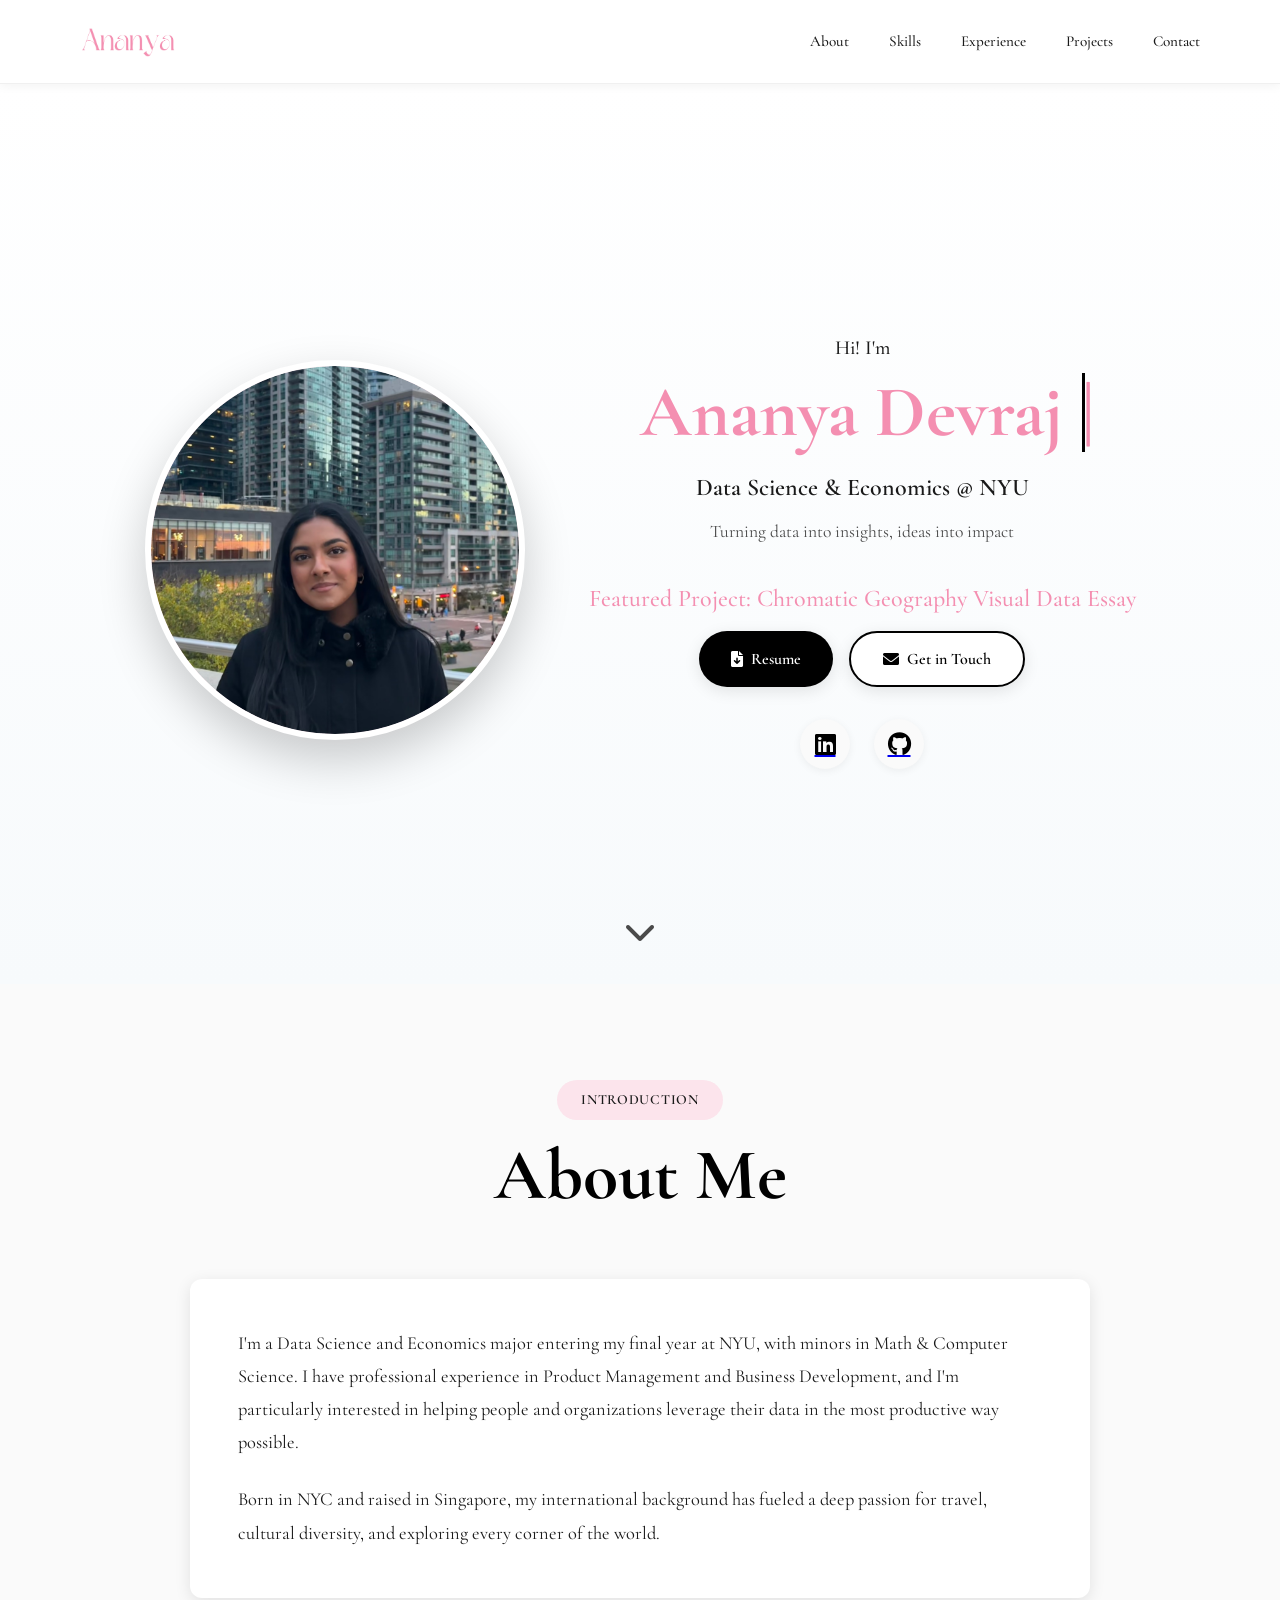
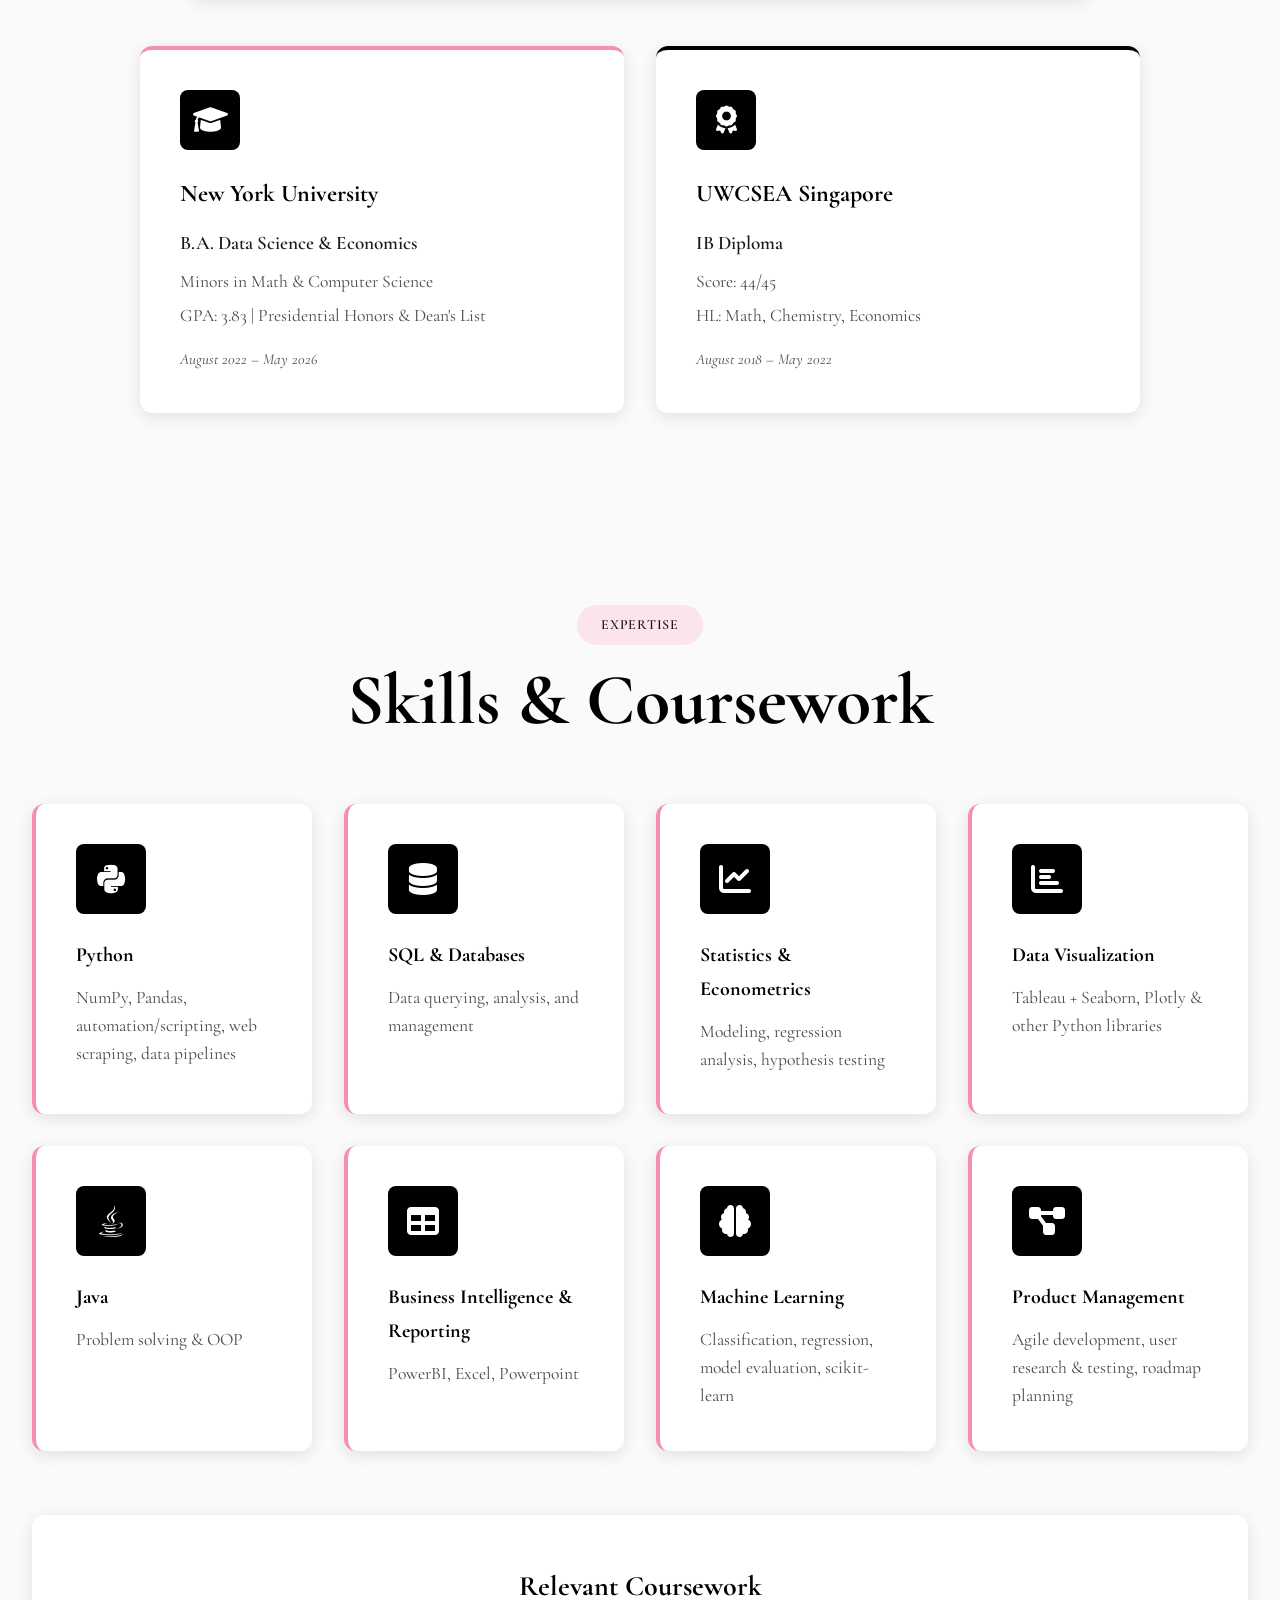
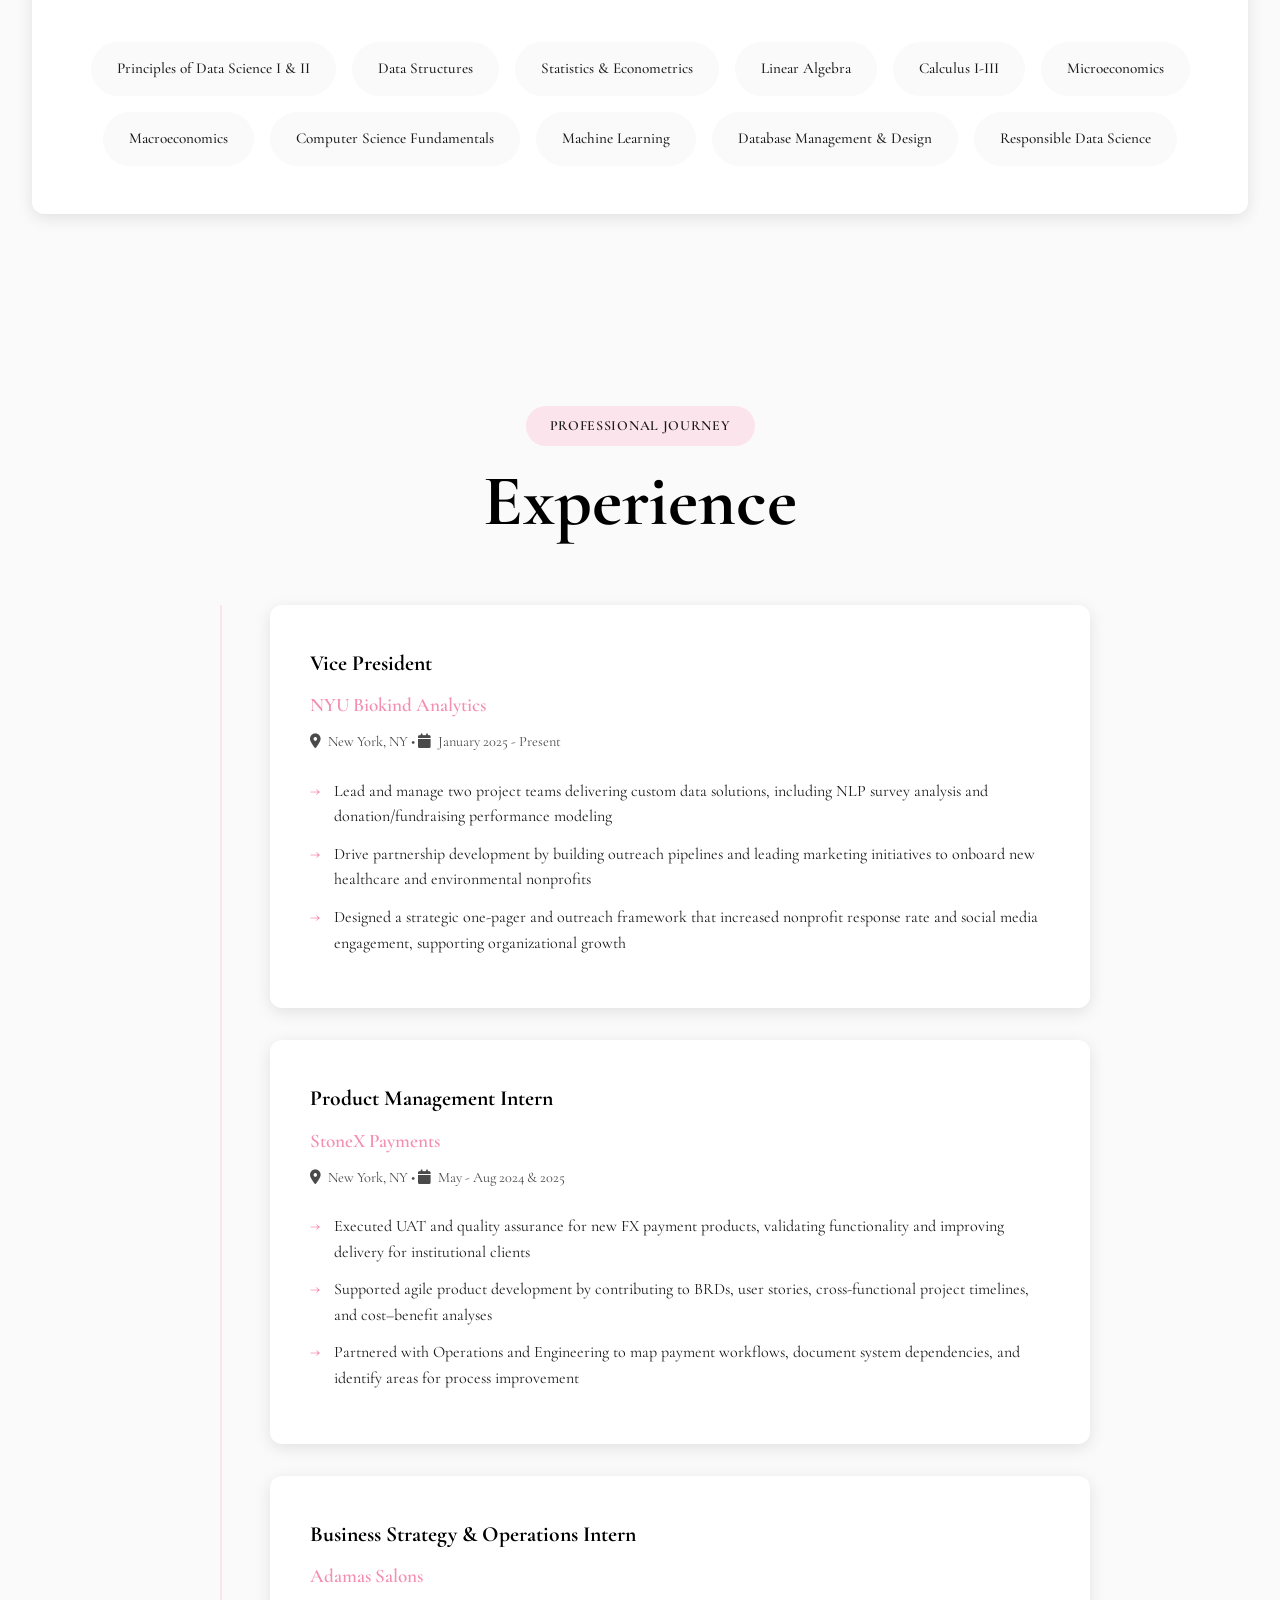
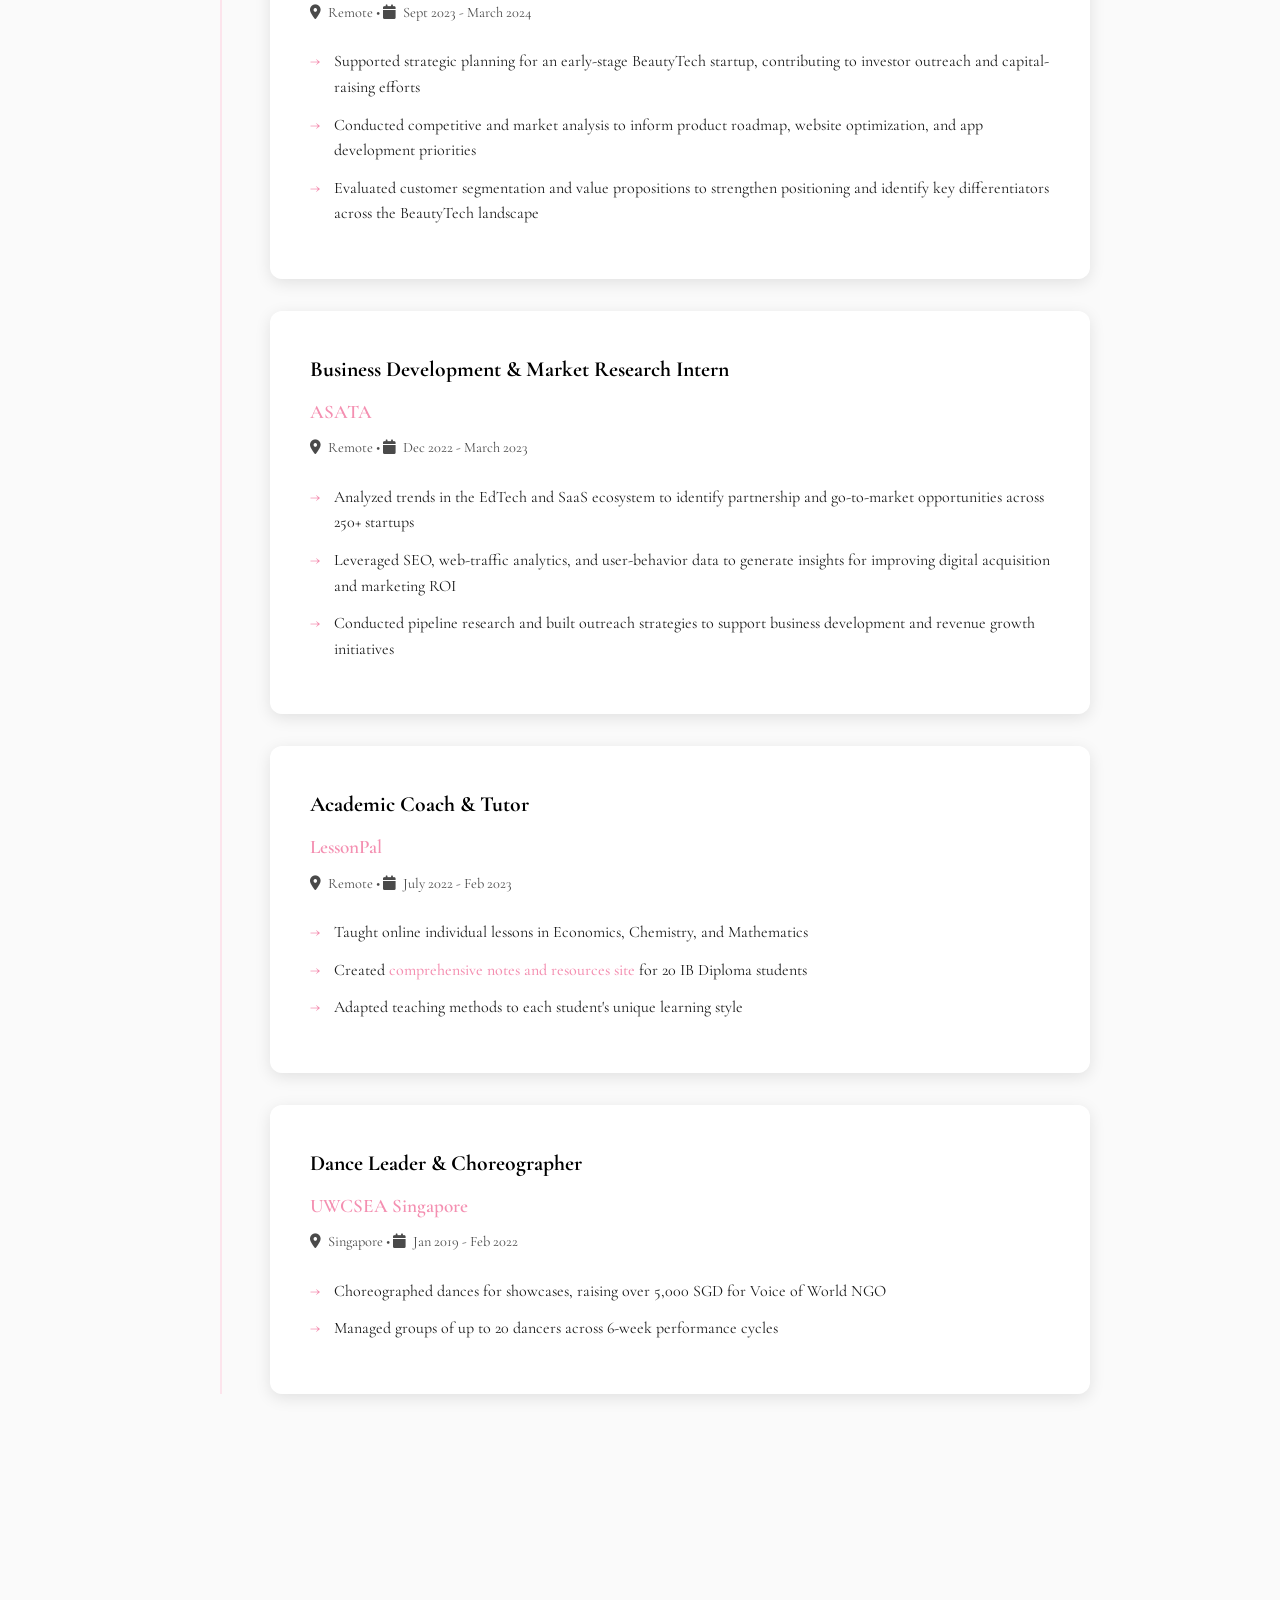
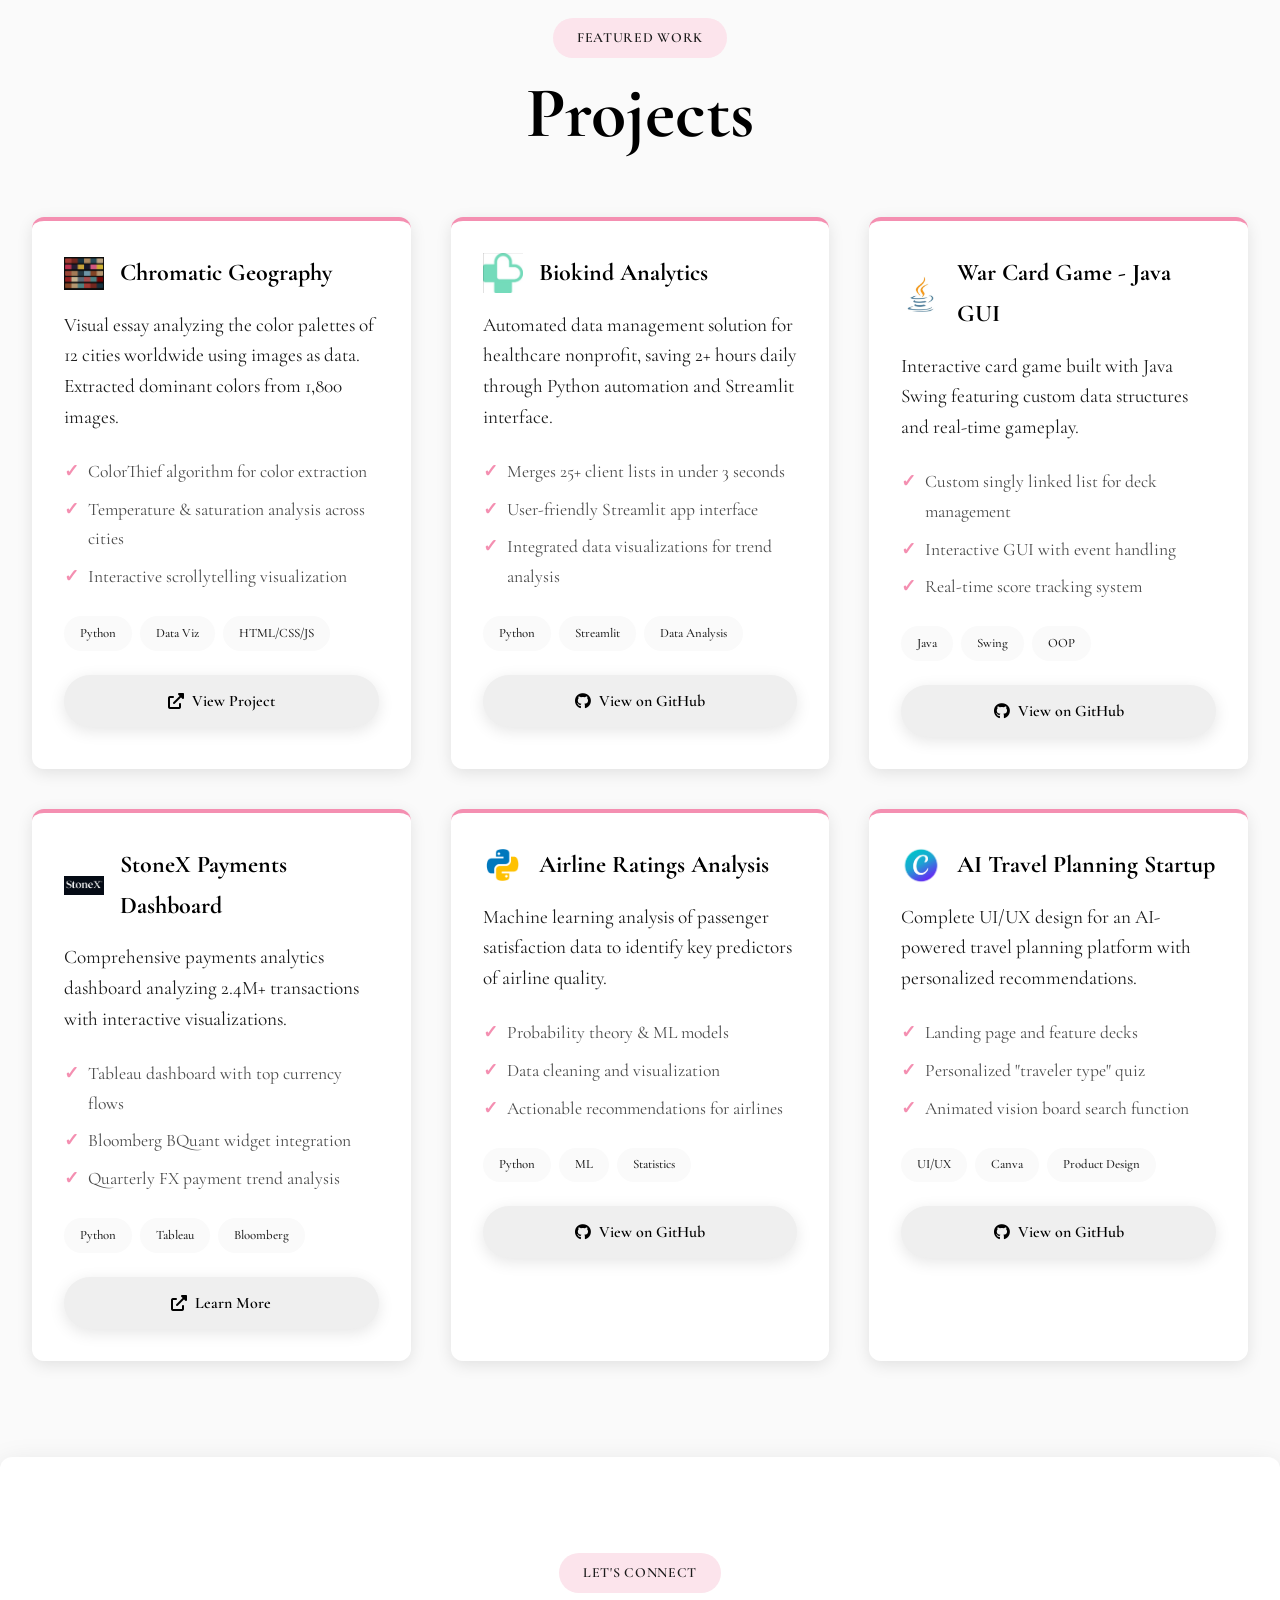
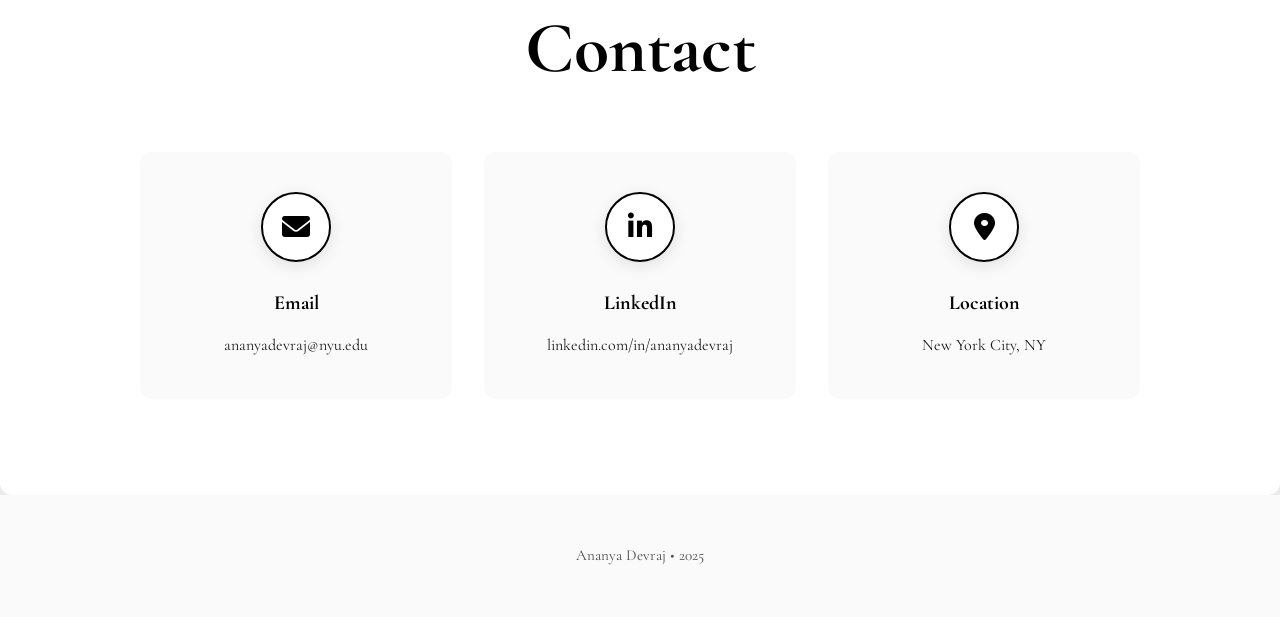
<file: index.html>
<!DOCTYPE html>
<html lang="en">
<head>
    <meta charset="UTF-8">
    <meta name="viewport" content="width=device-width, initial-scale=1.0">
    <title>Ananya Devraj - Portfolio</title>
    <link rel="stylesheet" href="./style.css">
    <link rel="stylesheet" href="./mediaqueries.css">
    <link rel="stylesheet" href="https://cdnjs.cloudflare.com/ajax/libs/font-awesome/6.0.0/css/all.min.css">
    <link rel="icon" type="image/png" href="./assets/favicon.png">
</head>
<body>

    <nav id="desktop-nav">
        <div class="logo">
            <img src="./assets/ananya-logo.png" alt="Ananya" class="logo-image"/>
        </div>
        <div>
            <ul class="nav-links">
                <li><a href="#about">About</a></li>
                <li><a href="#skills_coursework">Skills</a></li>
                <li><a href="#experience">Experience</a></li>
                <li><a href="#projects">Projects</a></li>
                <li><a href="#contact">Contact</a></li>
            </ul>
        </div>
    </nav>
    
    <nav id="hamburgernav">
        <div class="logo">
            <img src="./assets/ananya-logo.png" alt="Ananya" class="logo-image"/>
        </div>
        <div class="hamburgermenu">
            <div class="hamburgericon" onclick="toggleMenu()">
                <span></span>
                <span></span>
                <span></span>
            </div>
            <div class="menulinks">
                <li><a href="#about" onclick="toggleMenu()">About</a></li>
                <li><a href="#skills_coursework" onclick="toggleMenu()">Skills</a></li>
                <li><a href="#experience" onclick="toggleMenu()">Experience</a></li>
                <li><a href="#projects" onclick="toggleMenu()">Projects</a></li>
                <li><a href="#contact" onclick="toggleMenu()">Contact</a></li>
            </div>
        </div>
    </nav>

    <section id="profile">
        <div class="profile-content">
            <div class="section_pic-container">
                <img src="./assets/profile.png" alt="Ananya Devraj Profile Picture"/>
            </div>
            <div class="section_text">
                <p class="section_text_p1">Hi! I'm</p>
                <h1 class="title">
                    <span class="typewriter" id="typewriter"></span>
                    <span class="cursor">|</span>
                </h1>
                <p class="section_text_p2">Data Science & Economics @ NYU</p>
                <p class="section_text_p3">Turning data into insights, ideas into impact</p>
                <a href="https://ananyadevraj.github.io/chromatic_geography/" target="_blank" class="featured-project-link">
                    Featured Project: Chromatic Geography Visual Data Essay
                </a>
                <div class="btn-container">
                    <button class="btn btn-color-1" onclick="window.open('./assets/resume.pdf')">
                        <i class="fas fa-file-download"></i> Resume
                    </button>
                    <button class="btn btn-color-2" onclick="location.href='./#contact'">
                        <i class="fas fa-envelope"></i> Get in Touch
                    </button>
                </div>
                <div id="socials-container">
                    <a href="https://linkedin.com/in/ananyadevraj/" target="_blank" class="social-link">
                        <i class="fab fa-linkedin social-icon"></i>
                    </a>
                    <a href="https://github.com/ananyadevraj/" target="_blank" class="social-link">
                        <i class="fab fa-github social-icon"></i>
                    </a>
                </div>
            </div>
        </div>
        <div class="scroll-indicator">
            <i class="fas fa-chevron-down"></i>
        </div>
    </section>

    <section id="about">
        <div class="section-header">
            <span class="section-tag">Introduction</span>
            <h1 class="title">About Me</h1>
        </div>
        <div class="about-container">
            <div class="about-text">
                <p>
                    I'm a Data Science and Economics major entering my final year at NYU, with minors in Math & Computer Science. I have professional experience in Product Management and Business Development, and I'm particularly interested in helping people and organizations leverage their data in the most productive way possible.
                </p>
                <p>
                    Born in NYC and raised in Singapore, my international background has fueled a deep passion for travel, cultural diversity, and exploring every corner of the world.
                </p>
            </div>
        </div>

        <div class="education-container">
            <div class="education-card">
                <div class="education-icon-wrapper">
                    <i class="fas fa-graduation-cap"></i>
                </div>
                <h3>New York University</h3>
                <p class="degree">B.A. Data Science & Economics</p>
                <p class="details">Minors in Math & Computer Science</p>
                <p class="details">GPA: 3.83 | Presidential Honors & Dean's List</p>
                <p class="date">August 2022 – May 2026</p>
            </div>

            <div class="education-card">
                <div class="education-icon-wrapper">
                    <i class="fas fa-award"></i>
                </div>
                <h3>UWCSEA Singapore</h3>
                <p class="degree">IB Diploma</p>
                <p class="details">Score: 44/45</p>
                <p class="details">HL: Math, Chemistry, Economics</p>
                <p class="date">August 2018 – May 2022</p>
            </div>
        </div>
    </section>

    <section id="skills_coursework">
        <div class="section-header">
            <span class="section-tag">Expertise</span>
            <h1 class="title">Skills & Coursework</h1>
        </div>
        
        <div class="skills-grid">
            <div class="skill-card">
                <div class="skill-icon">
                    <i class="fab fa-python"></i>
                </div>
                <h3>Python</h3>
                <p>NumPy, Pandas, automation/scripting, web scraping, data pipelines</p>
            </div>

            <div class="skill-card" >
                <div class="skill-icon">
                    <i class="fas fa-database"></i>
                </div>
                <h3>SQL & Databases</h3>
                <p>Data querying, analysis, and management</p>
            </div>

            <div class="skill-card" >
                <div class="skill-icon">
                    <i class="fas fa-chart-line"></i>
                </div>
                <h3>Statistics & Econometrics</h3>
                <p>Modeling, regression analysis, hypothesis testing</p>
            </div>

            <div class="skill-card" >
                <div class="skill-icon">
                    <i class="fas fa-chart-bar"></i>
                </div>
                <h3>Data Visualization</h3>
                <p>Tableau + Seaborn, Plotly & other Python libraries</p>
            </div>

            <div class="skill-card" >
                <div class="skill-icon">
                    <i class="fab fa-java"></i>
                </div>
                <h3>Java</h3>
                <p>Problem solving & OOP</p>
            </div>

            <div class="skill-card" >
                <div class="skill-icon">
                    <i class="fas fa-table"></i>
                </div>
                <h3>Business Intelligence & Reporting</h3>
                <p>PowerBI, Excel, Powerpoint</p>
            </div>
            <div class="skill-card">
    <div class="skill-icon">
        <i class="fas fa-brain"></i>
    </div>
    <h3>Machine Learning</h3>
    <p>Classification, regression, model evaluation, scikit-learn</p>
</div>

<div class="skill-card">
    <div class="skill-icon">
        <i class="fas fa-project-diagram"></i>
    </div>
    <h3>Product Management</h3>
    <p>Agile development, user research & testing, roadmap planning</p>
</div>
        </div>

        <div class="coursework-section">
            <h2 class="coursework-title">Relevant Coursework</h2>
            <div class="coursework-tags">
                <span class="course-tag">Principles of Data Science I & II</span>
                <span class="course-tag">Data Structures</span>
                <span class="course-tag">Statistics & Econometrics</span>
                <span class="course-tag">Linear Algebra</span>
                <span class="course-tag">Calculus I-III</span>
                <span class="course-tag">Microeconomics</span>
                <span class="course-tag">Macroeconomics</span>
                <span class="course-tag">Computer Science Fundamentals</span>
                <span class="course-tag">Machine Learning</span>
                <span class="course-tag">Database Management & Design</span>
                <span class="course-tag">Responsible Data Science</span>
            </div>
        </div>
    </section>

    <section id="experience">
        <div class="section-header">
            <span class="section-tag">Professional Journey</span>
            <h1 class="title">Experience</h1>
        </div>

        <div class="timeline">
            <div class="experience-card">
                <div class="experience-header">
                    <div class="experience-title-group">
                        <h3>Vice President</h3>
                        <p class="company">NYU Biokind Analytics</p>
                        <p class="location-date">
                            <i class="fas fa-map-marker-alt"></i> New York, NY  •  
                            <i class="fas fa-calendar"></i> January 2025 - Present
                        </p>
                    </div>
                </div>
                <ul class="experience-list">
                    <li>Lead and manage two project teams delivering custom data solutions, including NLP survey analysis and donation/fundraising performance modeling</li>
                    <li>Drive partnership development by building outreach pipelines and leading marketing initiatives to onboard new healthcare and environmental nonprofits</li>
                    <li>Designed a strategic one-pager and outreach framework that increased nonprofit response rate and social media engagement, supporting organizational growth</li>
                </ul>
            </div>

            <div class="experience-card">
                <div class="experience-header">
                    <div class="experience-title-group">
                        <h3>Product Management Intern</h3>
                        <p class="company">StoneX Payments</p>
                        <p class="location-date">
                            <i class="fas fa-map-marker-alt"></i> New York, NY  •  
                            <i class="fas fa-calendar"></i> May - Aug 2024 & 2025
                        </p>
                    </div>
                </div>
                <ul class="experience-list">
                    <li>Executed UAT and quality assurance for new FX payment products, validating functionality and improving delivery for institutional clients</li>
                    <li>Supported agile product development by contributing to BRDs, user stories, cross-functional project timelines, and cost–benefit analyses</li>
                    <li>Partnered with Operations and Engineering to map payment workflows, document system dependencies, and identify areas for process improvement</li>
                </ul>
            </div>

            <div class="experience-card">
                <div class="experience-header">
                    <div class="experience-title-group">
                        <h3>Business Strategy & Operations Intern</h3>
                        <p class="company">Adamas Salons</p>
                        <p class="location-date">
                            <i class="fas fa-map-marker-alt"></i> Remote  •  
                            <i class="fas fa-calendar"></i> Sept 2023 - March 2024
                        </p>
                    </div>
                </div>
                <ul class="experience-list">
                    <li>Supported strategic planning for an early-stage BeautyTech startup, contributing to investor outreach and capital-raising efforts</li>
                    <li>Conducted competitive and market analysis to inform product roadmap, website optimization, and app development priorities</li>
                    <li>Evaluated customer segmentation and value propositions to strengthen positioning and identify key differentiators across the BeautyTech landscape</li>
                </ul>
            </div>

            <div class="experience-card">
                <div class="experience-header">
                    <div class="experience-title-group">
                        <h3>Business Development & Market Research Intern</h3>
                        <p class="company">ASATA</p>
                        <p class="location-date">
                            <i class="fas fa-map-marker-alt"></i> Remote  •  
                            <i class="fas fa-calendar"></i> Dec 2022 - March 2023
                        </p>
                    </div>
                </div>
                <ul class="experience-list">
                    <li>Analyzed trends in the EdTech and SaaS ecosystem to identify partnership and go-to-market opportunities across 250+ startups</li>
                    <li>Leveraged SEO, web-traffic analytics, and user-behavior data to generate insights for improving digital acquisition and marketing ROI</li>
                    <li>Conducted pipeline research and built outreach strategies to support business development and revenue growth initiatives</li>
                </ul>
            </div>

            <div class="experience-card">
                <div class="experience-header">
                    <div class="experience-title-group">
                        <h3>Academic Coach & Tutor</h3>
                        <p class="company">LessonPal</p>
                        <p class="location-date">
                            <i class="fas fa-map-marker-alt"></i> Remote  •  
                            <i class="fas fa-calendar"></i> July 2022 - Feb 2023
                        </p>
                    </div>
                </div>
                <ul class="experience-list">
                    <li>Taught online individual lessons in Economics, Chemistry, and Mathematics</li>
                    <li>Created <a href="https://ananyasnotes.notion.site/dac488cbfb0144b6a37ce72c1f108817?v=66609fb7fe054059a4d435a022057919" target="_blank">comprehensive notes and resources site</a> for 20 IB Diploma students</li>
                    <li>Adapted teaching methods to each student's unique learning style</li>
                </ul>
            </div>

            <div class="experience-card">
                <div class="experience-header">
                    <div class="experience-title-group">
                        <h3>Dance Leader & Choreographer</h3>
                        <p class="company">UWCSEA Singapore</p>
                        <p class="location-date">
                            <i class="fas fa-map-marker-alt"></i> Singapore  •  
                            <i class="fas fa-calendar"></i> Jan 2019 - Feb 2022
                        </p>
                    </div>
                </div>
                <ul class="experience-list">
                    <li>Choreographed dances for showcases, raising over 5,000 SGD for Voice of World NGO</li>
                    <li>Managed groups of up to 20 dancers across 6-week performance cycles</li>
                </ul>
            </div>
        </div>
    </section>

    <section id="projects">
        <div class="section-header">
            <span class="section-tag">Featured Work</span>
            <h1 class="title">Projects</h1>
        </div>

        <div class="projects-grid">
            <div class = "project-card">
                    <div class="project-content">
        <div class="project-title-wrapper">
            <div style="width: 40px; height: 40px; border-radius: 8px; display: flex; align-items: center; justify-content: center;">
                <img src="./assets/chromatic.png" alt="Chromatic Geography" class="project-logo"/>
            </div>
            <h3>Chromatic Geography</h3>
        </div>
        <p class="project-description">Visual essay analyzing the color palettes of 12 cities worldwide using images as data. Extracted dominant colors from 1,800 images.</p>
        <ul class="project-highlights">
            <li>ColorThief algorithm for color extraction</li>
            <li>Temperature & saturation analysis across cities</li>
            <li>Interactive scrollytelling visualization</li>
        </ul>
        <div class="project-tags">
            <span class="tag">Python</span>
            <span class="tag">Data Viz</span>
            <span class="tag">HTML/CSS/JS</span>
        </div>
        <button class="btn project-btn" onclick="window.open('https://ananyadevraj.github.io/chromatic_geography/')">
            <i class="fas fa-external-link-alt"></i> View Project
        </button>
    </div>
            </div>
            <div class="project-card">
                <div class="project-content">
                    <div class="project-title-wrapper">
                        <img src="./assets/biokind.png" alt="Biokind" class="project-logo"/>
                        <h3>Biokind Analytics</h3>
                    </div>
                    <p class="project-description">Automated data management solution for healthcare nonprofit, saving 2+ hours daily through Python automation and Streamlit interface.</p>
                    <ul class="project-highlights">
                        <li>Merges 25+ client lists in under 3 seconds</li>
                        <li>User-friendly Streamlit app interface</li>
                        <li>Integrated data visualizations for trend analysis</li>
                    </ul>
                    <div class="project-tags">
                        <span class="tag">Python</span>
                        <span class="tag">Streamlit</span>
                        <span class="tag">Data Analysis</span>
                    </div>
                    <button class="btn project-btn" onclick="window.open('https://github.com/ananyadevraj/script_example')">
                        <i class="fab fa-github"></i> View on GitHub
                    </button>
                </div>
            </div>

            <div class="project-card">
                <div class="project-content">
                    <div class="project-title-wrapper">
                        <img src="./assets/java.png" alt="Java" class="project-logo"/>
                        <h3>War Card Game - Java GUI</h3>
                    </div>
                    <p class="project-description">Interactive card game built with Java Swing featuring custom data structures and real-time gameplay.</p>
                    <ul class="project-highlights">
                        <li>Custom singly linked list for deck management</li>
                        <li>Interactive GUI with event handling</li>
                        <li>Real-time score tracking system</li>
                    </ul>
                    <div class="project-tags">
                        <span class="tag">Java</span>
                        <span class="tag">Swing</span>
                        <span class="tag">OOP</span>
                    </div>
                    <button class="btn project-btn" onclick="window.open('https://github.com/ananyadevraj/java_project')">
                        <i class="fab fa-github"></i> View on GitHub
                    </button>
                </div>
            </div>

            <div class="project-card">
                <div class="project-content">
                    <div class="project-title-wrapper">
                        <img src="./assets/stonex.png" alt="StoneX" class="project-logo"/>
                        <h3>StoneX Payments Dashboard</h3>
                    </div>
                    <p class="project-description">Comprehensive payments analytics dashboard analyzing 2.4M+ transactions with interactive visualizations.</p>
                    <ul class="project-highlights">
                        <li>Tableau dashboard with top currency flows</li>
                        <li>Bloomberg BQuant widget integration</li>
                        <li>Quarterly FX payment trend analysis</li>
                    </ul>
                    <div class="project-tags">
                        <span class="tag">Python</span>
                        <span class="tag">Tableau</span>
                        <span class="tag">Bloomberg</span>
                    </div>
                    <button class="btn project-btn" onclick="window.open('https://www.stonex.com/en/payments/')">
                        <i class="fas fa-external-link-alt"></i> Learn More
                    </button>
                </div>
            </div>

            <div class="project-card">
                <div class="project-content">
                    <div class="project-title-wrapper">
                        <img src="./assets/python.png" alt="Python" class="project-logo"/>
                        <h3>Airline Ratings Analysis</h3>
                    </div>
                    <p class="project-description">Machine learning analysis of passenger satisfaction data to identify key predictors of airline quality.</p>
                    <ul class="project-highlights">
                        <li>Probability theory & ML models</li>
                        <li>Data cleaning and visualization</li>
                        <li>Actionable recommendations for airlines</li>
                    </ul>
                    <div class="project-tags">
                        <span class="tag">Python</span>
                        <span class="tag">ML</span>
                        <span class="tag">Statistics</span>
                    </div>
                    <button class="btn project-btn" onclick="window.open('https://github.com/ananyadevraj/project-1')">
                        <i class="fab fa-github"></i> View on GitHub
                    </button>
                </div>
            </div>

            <div class="project-card">
                <div class="project-content">
                    <div class="project-title-wrapper">
                        <img src="./assets/canva.png" alt="Canva" class="project-logo"/>
                        <h3>AI Travel Planning Startup</h3>
                    </div>
                    <p class="project-description">Complete UI/UX design for an AI-powered travel planning platform with personalized recommendations.</p>
                    <ul class="project-highlights">
                        <li>Landing page and feature decks</li>
                        <li>Personalized "traveler type" quiz</li>
                        <li>Animated vision board search function</li>
                    </ul>
                    <div class="project-tags">
                        <span class="tag">UI/UX</span>
                        <span class="tag">Canva</span>
                        <span class="tag">Product Design</span>
                    </div>
                    <button class="btn project-btn" onclick="window.open('https://github.com/ananyadevraj/travel')">
                        <i class="fab fa-github"></i> View on GitHub
                    </button>
                </div>
            </div>
        </div>
    </section>

    <section id="contact">
        <div class="section-header">
            <span class="section-tag">Let's Connect</span>
            <h1 class="title">Contact</h1>
        </div>        
        <div class="contact-grid">
            <a href="mailto:ananyadevraj@nyu.edu" class="contact-card">
                <div class="contact-icon-wrapper" style="background: white;">
                    <i class="fas fa-envelope"></i>
                </div>
                <h3>Email</h3>
                <p>ananyadevraj@nyu.edu</p>
            </a>

            <a href="https://linkedin.com/in/ananyadevraj" target="_blank" class="contact-card">
                <div class="contact-icon-wrapper" style="background: white;">
                    <i class="fab fa-linkedin-in"></i>
                </div>
                <h3>LinkedIn</h3>
                <p>linkedin.com/in/ananyadevraj</p>
            </a>

            <div class="contact-card">
                <div class="contact-icon-wrapper" style="background: white;">
                    <i class="fas fa-map-marker-alt"></i>
                </div>
                <h3>Location</h3>
                <p>New York City, NY</p>
            </div>
        </div>
    </section>

    <footer>
        <p> Ananya Devraj • 2025</p>
    </footer>

    <script src="script.js"></script>
    <script>
        // Typewriter effect
        const text = "Ananya";
        const typewriter = document.getElementById('typewriter');
        let i = 0;

        function typeWriter() {
            if (i < text.length) {
                typewriter.innerHTML += text.charAt(i);
                i++;
                setTimeout(typeWriter, 100);
            }
        }

        // Start typewriter when page loads
        window.addEventListener('load', () => {
            setTimeout(typeWriter, 500);
        });

        // Hamburger menu toggle
        function toggleMenu() {
            const menu = document.querySelector(".menulinks");
            const icon = document.querySelector(".hamburgericon");
            menu.classList.toggle("open");
            icon.classList.toggle("open");
        }

        // Scroll animations
        const observerOptions = {
            threshold: 0.1,
            rootMargin: '0px 0px -100px 0px'
        };

        const observer = new IntersectionObserver((entries) => {
            entries.forEach(entry => {
                if (entry.isIntersecting) {
                    entry.target.classList.add('fade-in');
                }
            });
        }, observerOptions);

        document.querySelectorAll('.skill-card, .project-card, .experience-card, .education-card, .contact-card').forEach(el => {
            observer.observe(el);
        });
    </script>
</body>
</html>
</file>
<file: style.css>
@import url('https://fonts.googleapis.com/css2?family=Cormorant+Garamond:ital,wght@0,300;0,400;0,500;0,600;0,700;1,300;1,400;1,600&display=swap');

:root {
    --primary-gradient: linear-gradient(135deg, #d81b60 0%, #ad1457 100%);
    --secondary-gradient: linear-gradient(135deg, #f06292 0%, #e91e63 100%);
    --accent-gradient: linear-gradient(135deg, #ec407a 0%, #c2185b 100%);
    --black: #000000;
    --dark-gray: #1a1a1a;
    --pink: #d81b60;
    --pink-light: #f48fb1;
    --pink-lighter: #fce4ec;
    --white: #ffffff;
    --off-white: #fafafa;
    
    --text-primary: #000000;
    --text-secondary: #1a1a1a;
    --text-light: #4a4a4a;
    --bg-primary: #ffffff;
    --bg-secondary: #fafafa;
    --bg-tertiary: #fce4ec;
    
    --shadow-sm: 0 2px 8px rgba(0, 0, 0, 0.06);
    --shadow-md: 0 4px 16px rgba(0, 0, 0, 0.1);
    --shadow-lg: 0 12px 32px rgba(0, 0, 0, 0.15);
    --shadow-xl: 0 20px 48px rgba(0, 0, 0, 0.2);
    
    --border-radius: 8px;
    --border-radius-lg: 12px;
    
    --transition: all 0.3s cubic-bezier(0.4, 0, 0.2, 1);
}

* {
    margin: 0;
    padding: 0;
    box-sizing: border-box;
}
.featured-project-link {
    display: inline-block;
    color: var(--pink-light);
    font-size: 1.5rem;
    font-weight: 500;
    text-decoration: none;
    margin-bottom: 0.7rem;
    transition: var(--transition);
}

.featured-project-link:hover {
    color: var(--pink);
}
html {
    scroll-behavior: smooth;
}

body {
    font-family: 'Cormorant Garamond', Georgia, 'Times New Roman', serif;
    background: var(--bg-secondary);
    color: var(--text-primary);
    line-height: 1.7;
    overflow-x: hidden;
}

/* Decorative Stickers - Removed for cleaner look */

/* Navigation */
nav {
    display: flex;
    justify-content: space-between;
    align-items: center;
    padding: 1.5rem 5rem;
    background: var(--white);
    border-bottom: 1px solid #f0f0f0;
    position: sticky;
    top: 0;
    z-index: 1000;
    transition: var(--transition);
}

.logo {
    font-size: 1.75rem;
    font-weight: 700;
    color: var(--black);
    cursor: pointer;
    transition: var(--transition);
    display: flex;
    align-items: center;
}

.logo-image {
    height: 35px;
    width: auto;
    transition: var(--transition);
}

.logo:hover .logo-image {
    transform: scale(1.05);
}

.nav-links {
    display: flex;
    gap: 2.5rem;
    list-style: none;
}

.nav-links a {
    color: var(--text-secondary);
    text-decoration: none;
    font-weight: 500;
    font-size: 0.95rem;
    position: relative;
    transition: var(--transition);
}

.nav-links a::after {
    content: '';
    position: absolute;
    bottom: -5px;
    left: 0;
    width: 0;
    height: 2px;
    background: var(--pink-light);
    transition: width 0.3s ease;
}

.nav-links a:hover {
    color: var(--pink-light);
}

.nav-links a:hover::after {
    width: 100%;
}

/* Hamburger Menu */
#hamburgernav {
    display: none;
}

.hamburgermenu {
    position: relative;
}

.hamburgericon {
    display: flex;
    flex-direction: column;
    justify-content: space-between;
    height: 20px;
    width: 28px;
    cursor: pointer;
}

.hamburgericon span {
    width: 100%;
    height: 3px;
    background: var(--text-primary);
    border-radius: 2px;
    transition: var(--transition);
}

.hamburgericon.open span:first-child {
    transform: rotate(45deg) translate(7px, 7px);
}

.hamburgericon.open span:nth-child(2) {
    opacity: 0;
}

.hamburgericon.open span:last-child {
    transform: rotate(-45deg) translate(7px, -7px);
}

.menulinks {
    position: absolute;
    top: 100%;
    right: 0;
    background: white;
    border-radius: var(--border-radius);
    box-shadow: var(--shadow-lg);
    max-height: 0;
    overflow: hidden;
    transition: var(--transition);
    margin-top: 1rem;
}

.menulinks.open {
    max-height: 400px;
}

.menulinks li {
    list-style: none;
}

.menulinks a {
    display: block;
    padding: 1rem 2rem;
    color: var(--text-secondary);
    text-decoration: none;
    font-weight: 500;
    transition: var(--transition);
}

.menulinks a:hover {
    background: var(--bg-secondary);
    color: var(--text-primary);
}

/* Profile Section */
#profile {
    min-height: 100vh;
    display: flex;
    flex-direction: column;
    justify-content: center;
    align-items: center;
    padding: 4rem 2rem 2rem;
    background: linear-gradient(180deg, #ffffff 0%, #f7fafc 100%);
    position: relative;
}

.profile-content {
    display: flex;
    gap: 4rem;
    align-items: center;
    justify-content: center;
    max-width: 1200px;
    width: 100%;
    margin: 0 auto;
}

.section_pic-container {
    position: relative;
    width: 380px;
    height: 380px;
}

.section_pic-container img {
    width: 100%;
    height: 100%;
    border-radius: 50%;
    object-fit: cover;
    border: 6px solid white;
    box-shadow: var(--shadow-xl);
    background: var(--bg-tertiary);
    opacity: 0;
}
.section_pic-container img.loaded {
    opacity: 1;
    animation: fadeInImage 0.3s ease-in;
}

@keyframes fadeInImage {
    from { opacity: 0; }
    to { opacity: 1; }
}
.section_text {
    max-width: 700px;
    text-align: center;
}

.section_text_p1 {
    font-size: 1.25rem;
    color: var(--text-secondary);
    margin-bottom: 0.5rem;
    font-weight: 500;
}

.title {
    font-size: 4.5rem;
    font-weight: 800;
    margin-bottom: 1rem;
    line-height: 1.1;
    color: var(--text-primary);
}

.typewriter {
    display: inline-block;
    color:var(--pink-light)
}

.cursor {
    display: inline-block;
    width: 3px;
    background: var(--text-primary);
    animation: blink 1s step-end infinite;
    margin-left: 2px;
    color:var(--pink-light)

}

@keyframes blink {
    0%, 50% { opacity: 1; }
    51%, 100% { opacity: 0; }
}

.section_text_p2 {
    font-size: 1.5rem;
    color: var(--text-secondary);
    margin-bottom: 0.5rem;
    font-weight: 600;
}

.section_text_p3 {
    font-size: 1.1rem;
    color: var(--text-light);
    margin-bottom: 2rem;
    font-weight: 400;
}

.btn-container {
    display: flex;
    gap: 1rem;
    margin-bottom: 2rem;
    justify-content: center;
}

.btn {
    padding: 1rem 2rem;
    border-radius: 50px;
    font-weight: 600;
    font-size: 1rem;
    font-family: 'Cormorant Garamond', Georgia, 'Times New Roman', serif;
    border: none;
    cursor: pointer;
    transition: var(--transition);
    display: inline-flex;
    align-items: center;
    gap: 0.5rem;
    box-shadow: var(--shadow-md);
}

.btn:hover {
    transform: translateY(-2px);
    box-shadow: var(--shadow-lg);
}

.btn-color-1 {
    background: var(--black);
    color: white;
}

.btn-color-1:hover {
    background: var(--pink-light);
}

.btn-color-2 {
    background: white;
    color: var(--black);
    border: 2px solid var(--black);
}

.btn-color-2:hover {
    background: var(--black);
    color: white;
}

#socials-container {
    display: flex;
    gap: 1.5rem;
    align-items: center;
    justify-content: center;
}

.social-link {
    width: 50px;
    height: 50px;
    border-radius: 50%;
    background: var(--bg-secondary);
    display: flex;
    align-items: center;
    justify-content: center;
    transition: var(--transition);
    box-shadow: var(--shadow-sm);
}

.social-link:hover {
    transform: translateY(-3px);
    box-shadow: var(--shadow-md);
}

.social-icon {
    font-size: 1.5rem;
    color: var(--text-primary);
    transition: var(--transition);
}

.social-link:hover .social-icon {
    color: var(--pink-light);
}

.scroll-indicator {
    position: absolute;
    bottom: 2rem;
    animation: bounce 2s infinite;
}

.scroll-indicator i {
    font-size: 2rem;
    color: var(--text-light);
}

@keyframes bounce {
    0%, 100% { transform: translateY(0); }
    50% { transform: translateY(10px); }
}

/* Sections */
section {
    padding: 6rem 2rem;
    max-width: 1400px;
    margin: 0 auto;
}

.section-header {
    text-align: center;
    margin-bottom: 4rem;
}

.section-tag {
    display: inline-block;
    padding: 0.5rem 1.5rem;
    background: var(--bg-tertiary);
    border-radius: 50px;
    font-size: 0.875rem;
    font-weight: 600;
    color: var(--text-secondary);
    margin-bottom: 1rem;
    text-transform: uppercase;
    letter-spacing: 0.05em;
}

/* About Section */
.about-container {
    max-width: 900px;
    margin: 0 auto 3rem;
    padding: 3rem;
    background: white;
    border-radius: var(--border-radius-lg);
    box-shadow: var(--shadow-md);
}

.about-text p {
    font-size: 1.15rem;
    line-height: 1.8;
    color: var(--text-secondary);
    margin-bottom: 1.5rem;
}

.about-text p:last-child {
    margin-bottom: 0;
}

.education-container {
    display: grid;
    grid-template-columns: repeat(auto-fit, minmax(300px, 1fr));
    gap: 2rem;
    max-width: 1000px;
    margin: 0 auto;
}

.education-card {
    background: white;
    padding: 2.5rem;
    border-radius: var(--border-radius-lg);
    box-shadow: var(--shadow-md);
    transition: var(--transition);
    border-top: 4px solid transparent;
    opacity: 0;
    transform: translateY(20px);
}

.education-card.fade-in {
    opacity: 1;
    transform: translateY(0);
}

.education-card:nth-child(1) {
    border-top-color: var(--pink-light);
}

.education-card:nth-child(2) {
    border-top-color: var(--black);
}

.education-card:hover {
    transform: translateY(-8px);
    box-shadow: var(--shadow-xl);
}

.education-icon-wrapper {
    width: 60px;
    height: 60px;
    border-radius: var(--border-radius);
    background: var(--black);
    display: flex;
    align-items: center;
    justify-content: center;
    margin-bottom: 1.5rem;
}

.education-icon-wrapper i {
    font-size: 1.75rem;
    color: white;
}

.education-card h3 {
    font-size: 1.5rem;
    margin-bottom: 0.75rem;
    color: var(--text-primary);
}

.education-card .degree {
    font-size: 1.2rem;
    font-weight: 600;
    color: var(--text-secondary);
    margin-bottom: 0.5rem;
}

.education-card .details {
    font-size: 1.1rem;
    color: var(--text-light);
    margin-bottom: 0.25rem;
}

.education-card .date {
    font-size: 0.95rem;
    color: var(--text-light);
    margin-top: 1rem;
    font-style: italic;
}

/* Skills Section */
.skills-grid {
    display: grid;
    grid-template-columns: repeat(auto-fit, minmax(280px, 1fr));
    gap: 2rem;
    margin-bottom: 4rem;
}

.skill-card {
    background: white;
    padding: 2.5rem;
    border-radius: var(--border-radius-lg);
    box-shadow: var(--shadow-md);
    transition: var(--transition);
    border-left: 4px solid var(--pink-light);
    opacity: 0;
    transform: translateY(20px);
}

.skill-card.fade-in {
    opacity: 1;
    transform: translateY(0);
}

.skill-card:hover {
    transform: translateY(-8px);
    box-shadow: var(--shadow-xl);
}

.skill-icon {
    width: 70px;
    height: 70px;
    border-radius: var(--border-radius);
    background: var(--black);
    display: flex;
    align-items: center;
    justify-content: center;
    margin-bottom: 1.5rem;
}

.skill-icon i {
    font-size: 2rem;
    color: white;
}

.skill-card h3 {
    font-size: 1.25rem;
    margin-bottom: 0.75rem;
    color: var(--text-primary);
}

.skill-card p {
    color: var(--text-light);
    line-height: 1.6;
    font-size:1.1rem;
}

.coursework-section {
    background: white;
    padding: 3rem;
    border-radius: var(--border-radius-lg);
    box-shadow: var(--shadow-md);
}

.coursework-title {
    text-align: center;
    font-size: 1.75rem;
    margin-bottom: 2rem;
    color: var(--text-primary);
}

.coursework-tags {
    display: flex;
    flex-wrap: wrap;
    gap: 1rem;
    justify-content: center;
}

.course-tag {
    padding: 0.75rem 1.5rem;
    background: var(--bg-secondary);
    border-radius: 50px;
    font-size: 0.95rem;
    font-weight: 500;
    color: var(--text-secondary);
    transition: var(--transition);
    border: 2px solid transparent;
}

.course-tag:hover {
    background: var(--pink-light);
    color: white;
    transform: translateY(-2px);
}

/* Experience Section */
.timeline {
    max-width: 900px;
    margin: 0 auto;
    position: relative;
}

.timeline::before {
    content: '';
    position: absolute;
    left: 30px;
    top: 0;
    bottom: 0;
    width: 2px;
    background: var(--bg-tertiary);
}

.experience-card {
    background: white;
    padding: 2.5rem;
    border-radius: var(--border-radius-lg);
    box-shadow: var(--shadow-md);
    margin-bottom: 2rem;
    margin-left: 80px;
    transition: var(--transition);
    opacity: 0;
    transform: translateX(20px);
}

.experience-card.fade-in {
    opacity: 1;
    transform: translateX(0);
}

.experience-card:hover {
    transform: translateX(10px);
    box-shadow: var(--shadow-xl);
}

.experience-header {
    margin-bottom: 1.5rem;
}

.company-icon {
    display: none;
}

.experience-title-group h3 {
    font-size: 1.35rem;
    margin-bottom: 0.5rem;
    color: var(--text-primary);
}

.experience-title-group .company {
    font-size: 1.2rem;
    font-weight: 600;
    color: var(--pink-light);
    margin-bottom: 0.5rem;
}

.location-date {
    font-size: 0.9rem;
    color: var(--text-light);
}

.location-date i {
    margin-right: 0.25rem;
}

.experience-list {
    list-style: none;
    padding-left: 0;
}

.experience-list li {
    padding-left: 1.5rem;
    margin-bottom: 0.75rem;
    position: relative;
    color: var(--text-secondary);
    line-height: 1.6;
}

.experience-list li::before {
    content: '→';
    position: absolute;
    left: 0;
    color: var(--pink-light);
    font-weight: bold;
}

.experience-list a {
    color: var(--pink-light);
    text-decoration: none;
    font-weight: 500;
    transition: var(--transition);
}

.experience-list a:hover {
    text-decoration: underline;
}

/* Projects Section */
.projects-grid {
    display: grid;
    grid-template-columns: repeat(auto-fit, minmax(350px, 1fr));
    gap: 2.5rem;
}

.project-card {
    background: white;
    border-radius: var(--border-radius-lg);
    overflow: hidden;
    box-shadow: var(--shadow-md);
    transition: var(--transition);
    border-top: 4px solid var(--pink-light);
    opacity: 0;
    transform: translateY(20px);
}

.project-card.fade-in {
    opacity: 1;
    transform: translateY(0);
}

.project-card:hover {
    transform: translateY(-10px);
    box-shadow: var(--shadow-xl);
}

.project-image {
    width: 100%;
    height: 200px;
    background: var(--pink-lighter);
    display: flex;
    align-items: center;
    justify-content: center;
    padding: 2rem;
}

.project-image img {
    max-width: 80%;
    max-height: 140px;
    object-fit: contain;
}

.project-content {
    padding: 2rem;
}

.project-title-wrapper {
    display: flex;
    align-items: center;
    gap: 1rem;
    margin-bottom: 1rem;
}

.project-logo {
    width: 40px;
    height: 40px;
    object-fit: contain;
    flex-shrink: 0;
}

.project-content h3 {
    font-size: 1.5rem;
    margin: 0;
    color: var(--text-primary);
}

.project-description {
    color: var(--text-secondary);
    margin-bottom: 1.5rem;
    line-height: 1.6;
    font-size:1.2rem;
}

.project-highlights {
    list-style: none;
    margin-bottom: 1.5rem;
    padding: 0;
}

.project-highlights li {
    padding-left: 1.5rem;
    margin-bottom: 0.5rem;
    position: relative;
    color: var(--text-light);
    font-size: 1.1rem;
}

.project-highlights li::before {
    content: '✓';
    position: absolute;
    left: 0;
    color: var(--pink-light);
    font-weight: bold;
}

.project-tags {
    display: flex;
    flex-wrap: wrap;
    gap: 0.5rem;
    margin-bottom: 1.5rem;
}

.tag {
    padding: 0.4rem 1rem;
    background: var(--bg-secondary);
    border-radius: 50px;
    font-size: 0.8rem;
    font-weight: 500;
    color: var(--text-secondary);
}

.project-btn {
    width: 100%;
    justify-content: center;
}
.project-btn i{
   color: black;
}
/* Contact Section */
#contact {
    background: white;
    border-radius: var(--border-radius-lg);
    padding: 6rem 3rem;
    box-shadow: var(--shadow-lg);
}

.contact-intro {
    text-align: center;
    font-size: 1.2rem;
    color: var(--text-secondary);
    margin-bottom: 3rem;
    max-width: 600px;
    margin-left: auto;
    margin-right: auto;
}

.contact-grid {
    display: grid;
    grid-template-columns: repeat(auto-fit, minmax(250px, 1fr));
    gap: 2rem;
    max-width: 1000px;
    margin: 0 auto;
}

.contact-card {
    background: var(--bg-secondary);
    padding: 2.5rem 2rem;
    border-radius: var(--border-radius-lg);
    text-align: center;
    transition: var(--transition);
    text-decoration: none;
    display: block;
    opacity: 0;
    transform: translateY(20px);
}

.contact-card.fade-in {
    opacity: 1;
    transform: translateY(0);
}

.contact-card:hover {
    transform: translateY(-8px);
    box-shadow: var(--shadow-lg);
}

.contact-icon-wrapper {
    width: 70px;
    height: 70px;
    border-radius: 50%;
    margin: 0 auto 1.5rem;
    display: flex;
    align-items: center;
    justify-content: center;
    box-shadow: var(--shadow-md);
    background: var(--white);
    border: 2px solid var(--black);
    transition: var(--transition);
}

.contact-icon-wrapper i {
    font-size: 1.75rem;
    color: var(--black);
    transition: var(--transition);
}

.contact-card:hover .contact-icon-wrapper {
    background: var(--pink);
    border-color: var(--pink);
}

.contact-card:hover .contact-icon-wrapper i {
    color: var(--pink-light);
}

.contact-card h3 {
    font-size: 1.25rem;
    margin-bottom: 0.75rem;
    color: var(--text-primary);
}

.contact-card p {
    color: var(--text-secondary);
    font-size: 1rem;
    word-break: break-word;
}

/* Footer */
footer {
    text-align: center;
    padding: 3rem 2rem;
    background: var(--bg-secondary);
    color: var(--text-light);
    font-size: 0.95rem;
}

/* Animations */
@keyframes fadeIn {
    from {
        opacity: 0;
        transform: translateY(30px);
    }
    to {
        opacity: 1;
        transform: translateY(0);
    }
}

.fade-in {
    animation: fadeIn 0.6s ease forwards;
}

/* Responsive adjustments handled in mediaqueries.css */
</file>
<file: mediaqueries.css>
/* Tablet Styles */
@media screen and (max-width: 1024px) {
    section {
        padding: 4rem 2rem;
    }

    .title {
        font-size: 3.5rem;
    }

    .profile-content {
        gap: 3rem;
    }

    .section_pic-container {
        width: 320px;
        height: 320px;
    }

    .skills-grid {
        grid-template-columns: repeat(auto-fit, minmax(250px, 1fr));
    }

    .projects-grid {
        grid-template-columns: repeat(auto-fit, minmax(300px, 1fr));
    }
}

/* Mobile Styles */
@media screen and (max-width: 768px) {
    /* Navigation */
    #desktop-nav {
        display: none;
    }

    #hamburgernav {
        display: flex;
        padding: 1rem 2rem;
    }

    nav {
        padding: 1rem 2rem;
    }

    /* Hide decorative stickers on mobile */
    .sticker {
        display: none;
    }

    /* Profile Section */
    #profile {
        padding: 2rem 1.5rem;
        min-height: auto;
    }

    .profile-content {
        flex-direction: column;
        gap: 2rem;
        text-align: center;
    }

    .section_pic-container {
        width: 260px;
        height: 260px;
    }

    .section_text {
        max-width: 100%;
    }

    .title {
        font-size: 2.5rem;
    }

    .section_text_p2 {
        font-size: 1.2rem;
    }

    .section_text_p3 {
        font-size: 1rem;
    }

    .btn-container {
        flex-direction: column;
        width: 100%;
    }

    .btn {
        width: 100%;
        justify-content: center;
    }

    #socials-container {
        justify-content: center;
    }

    .scroll-indicator {
        display: none;
    }

    /* Sections */
    section {
        padding: 3rem 1.5rem;
    }

    .section-header {
        margin-bottom: 2.5rem;
    }

    /* About Section */
    .about-container {
        padding: 2rem 1.5rem;
    }

    .about-text p {
        font-size: 1rem;
    }

    .education-container {
        grid-template-columns: 1fr;
        gap: 1.5rem;
    }

    .education-card {
        padding: 2rem;
    }

    /* Skills Section */
    .skills-grid {
        grid-template-columns: 1fr;
        gap: 1.5rem;
        margin-bottom: 2rem;
    }

    .skill-card {
        padding: 2rem;
    }

    .coursework-section {
        padding: 2rem 1.5rem;
    }

    .coursework-tags {
        gap: 0.75rem;
    }

    .course-tag {
        font-size: 0.875rem;
        padding: 0.6rem 1.25rem;
    }

    /* Experience Section */
    .timeline::before {
        display: none;
    }

    .experience-card {
        margin-left: 0;
        padding: 2rem 1.5rem;
    }

    .experience-header {
        flex-direction: column;
        gap: 1rem;
    }

    .company-icon {
        align-self: flex-start;
    }

    .experience-title-group h3 {
        font-size: 1.2rem;
    }

    .experience-title-group .company {
        font-size: 1rem;
    }

    /* Projects Section */
    .projects-grid {
        grid-template-columns: 1fr;
        gap: 2rem;
    }

    .project-card {
        max-width: 100%;
    }

    .project-image {
        height: 180px;
    }

    .project-content {
        padding: 1.5rem;
    }

    .project-content h3 {
        font-size: 1.3rem;
    }

    /* Contact Section */
    #contact {
        padding: 3rem 1.5rem;
    }

    .contact-grid {
        grid-template-columns: 1fr;
        gap: 1.5rem;
    }

    .contact-card {
        padding: 2rem 1.5rem;
    }

    /* Footer */
    footer {
        padding: 2rem 1.5rem;
        font-size: 0.875rem;
    }
}

/* Small Mobile Styles */
@media screen and (max-width: 480px) {
    .title {
        font-size: 2rem;
    }

    .section_pic-container {
        width: 220px;
        height: 220px;
    }

    .btn {
        padding: 0.875rem 1.5rem;
        font-size: 0.95rem;
    }

    .section_text_p1 {
        font-size: 1.1rem;
    }

    .section_text_p2 {
        font-size: 1.1rem;
    }

    .section_text_p3 {
        font-size: 0.95rem;
    }

    .skill-card,
    .education-card,
    .experience-card,
    .project-card {
        padding: 1.5rem;
    }

    .about-container {
        padding: 1.5rem;
    }

    .coursework-section {
        padding: 1.5rem;
    }

    .project-image {
        height: 150px;
    }

    .contact-icon-wrapper {
        width: 60px;
        height: 60px;
    }

    .contact-icon-wrapper i {
        font-size: 1.5rem;
    }
}

/* Landscape Mobile */
@media screen and (max-height: 600px) and (orientation: landscape) {
    #profile {
        min-height: auto;
        padding: 2rem 1.5rem;
    }

    .profile-content {
        flex-direction: row;
    }

    .section_pic-container {
        width: 200px;
        height: 200px;
    }

    .scroll-indicator {
        display: none;
    }
}

/* Print Styles */
@media print {
    nav,
    .btn-container,
    #socials-container,
    .scroll-indicator,
    footer,
    .sticker {
        display: none;
    }

    body {
        background: white;
    }

    section {
        page-break-inside: avoid;
        box-shadow: none !important;
    }

    .project-card,
    .skill-card,
    .experience-card,
    .education-card,
    .contact-card {
        box-shadow: none !important;
        border: 1px solid #e2e8f0;
    }
}

/* Dark Mode Support (Optional) */
@media (prefers-color-scheme: dark) {
    /* Add dark mode styles here if desired */
}

/* Reduced Motion */
@media (prefers-reduced-motion: reduce) {
    *,
    *::before,
    *::after {
        animation-duration: 0.01ms !important;
        animation-iteration-count: 1 !important;
        transition-duration: 0.01ms !important;
    }

    .sticker {
        animation: none;
    }

    .cursor {
        animation: none;
    }

    .scroll-indicator {
        animation: none;
    }
}

/* High Contrast Mode */
@media (prefers-contrast: high) {
    .btn {
        border: 2px solid currentColor;
    }

    .skill-card,
    .project-card,
    .experience-card,
    .education-card {
        border: 2px solid var(--text-primary);
    }
}
</file>
